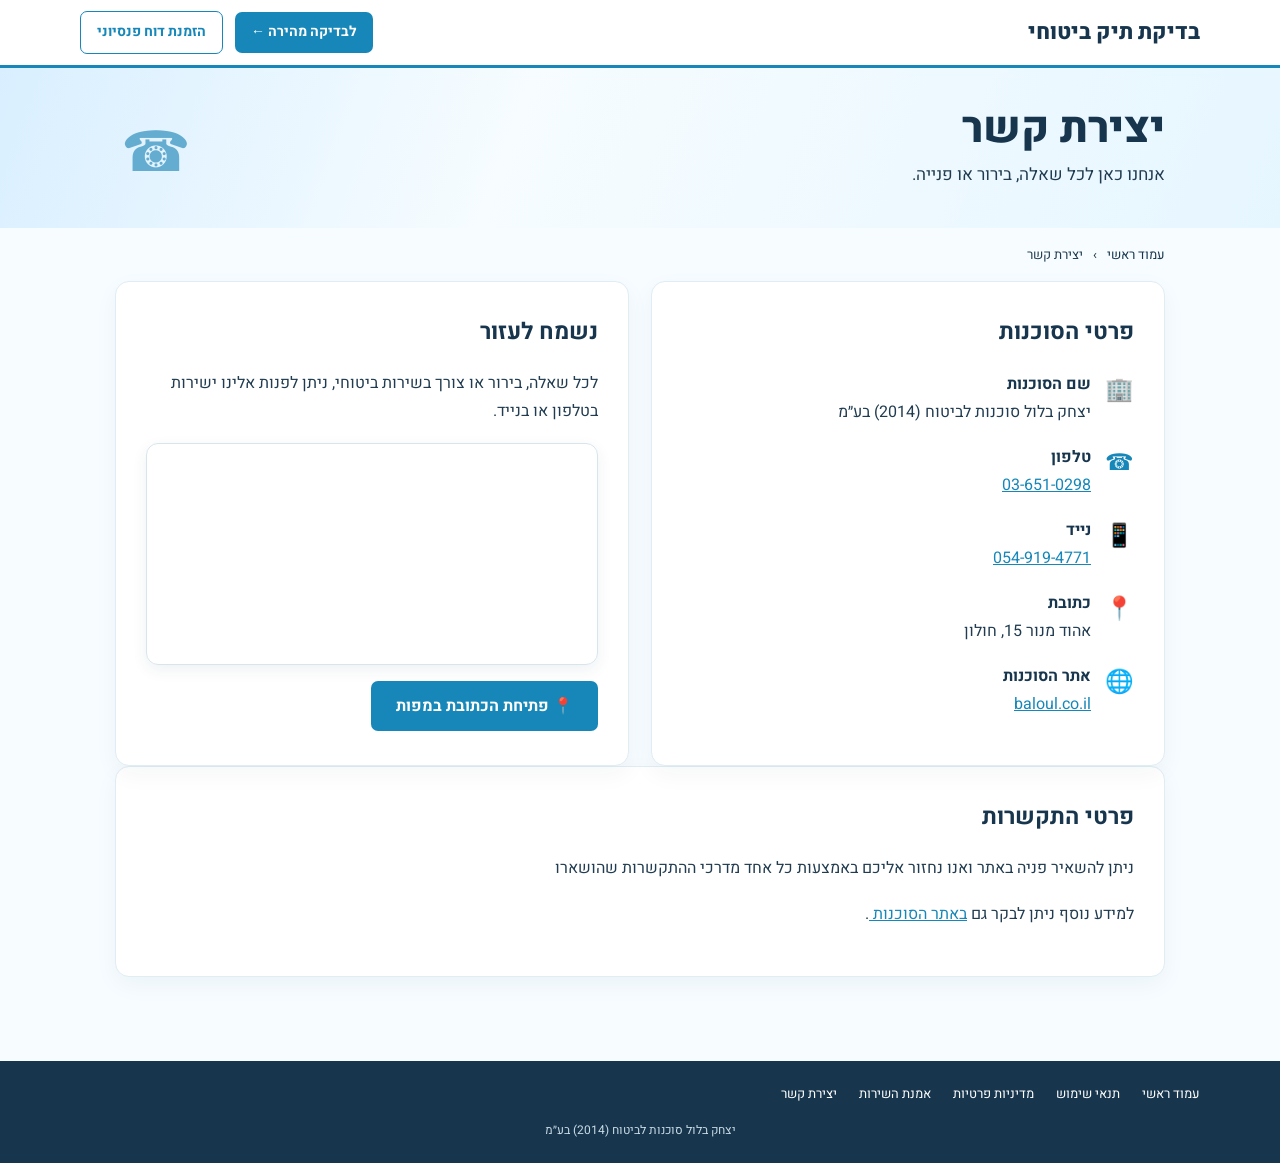
<file: contact.html>
<!doctype html>
<html lang="he" dir="rtl">

<head>
    <meta charset="utf-8">
    <meta name="viewport" content="width=device-width, initial-scale=1">

    <title>יצירת קשר | יצחק בלול סוכנות לביטוח</title>

    <link rel="preconnect" href="https://fonts.googleapis.com">
    <link rel="preconnect" href="https://fonts.gstatic.com" crossorigin>

    <link
        href="https://fonts.googleapis.com/css2?family=Heebo:wght@400;500;600;700;800&display=swap"
        rel="stylesheet"
    >

    <link rel="stylesheet" href="pages.css">
</head>

<body>

<header class="site-header">
    <div class="header-container">

        <a href="index.html" class="header-title">
            בדיקת תיק ביטוחי
        </a>

        <nav class="header-actions">
            <a href="index.html#check" class="header-button">
                לבדיקה מהירה ←
            </a>

            <a href="pension-report.html" class="pension-button">
                הזמנת דוח פנסיוני
            </a>
        </nav>

    </div>
</header>


<section class="page-hero">

    <div class="page-hero-inner">

        <div>
            <h1>יצירת קשר</h1>

            <p>
                אנחנו כאן לכל שאלה, בירור או פנייה.
            </p>
        </div>

        <div class="hero-icon">
            ☎
        </div>

    </div>

</section>


<main class="page-container">

    <div class="breadcrumbs">
        <a href="index.html">עמוד ראשי</a>
        <span>›</span>
        <span>יצירת קשר</span>
    </div>


<div class="contact-grid">

    <!-- פרטי הסוכנות - צד ימין -->
    <div class="contact-card">

        <h2>פרטי הסוכנות</h2>

        <div class="contact-detail">
            <div class="contact-icon">🏢</div>
            <div>
                <strong>שם הסוכנות</strong>
                יצחק בלול סוכנות לביטוח (2014) בע״מ
            </div>
        </div>

        <div class="contact-detail">
            <div class="contact-icon">☎</div>
            <div>
                <strong>טלפון</strong>
                <a href="tel:036510298" dir="ltr">
                    03-651-0298
                </a>
            </div>
        </div>

        <div class="contact-detail">
            <div class="contact-icon">📱</div>
            <div>
                <strong>נייד</strong>
                <a href="tel:0549194771" dir="ltr">
                    054-919-4771
                </a>
            </div>
        </div>

        <div class="contact-detail">
            <div class="contact-icon">📍</div>
            <div>
                <strong>כתובת</strong>
                אהוד מנור 15, חולון
            </div>
        </div>

        <div class="contact-detail">
            <div class="contact-icon">🌐</div>
            <div>
                <strong>אתר הסוכנות</strong>
                <a
                    href="https://baloul.co.il/"
                    target="_blank"
                    rel="noopener noreferrer"
                >
                    baloul.co.il
                </a>
            </div>
        </div>

    </div>


    <!-- נשמח לעזור + מפה - צד שמאל -->
    <div class="form-card">

        <h2>נשמח לעזור</h2>

        <p>
            לכל שאלה, בירור או צורך בשירות ביטוחי,
            ניתן לפנות אלינו ישירות בטלפון או בנייד.
        </p>

        <!-- מפה -->
        <div style="
            margin-top:18px;
            border-radius:12px;
            overflow:hidden;
            border:1px solid #d7e6ec;
            box-shadow:0 5px 15px #17364e12;
        ">
            <iframe
                src="https://www.google.com/maps?q=אהוד+מנור+15,+חולון&output=embed"
                width="100%"
                height="220"
                style="border:0; display:block;"
                loading="lazy"
                allowfullscreen
                referrerpolicy="no-referrer-when-downgrade">
            </iframe>
        </div>

        <!-- כפתור המפות נשאר -->
        <p style="margin-top:16px; margin-bottom:0;">
            <a
                href="https://www.google.com/maps/search/?api=1&query=%D7%90%D7%94%D7%95%D7%93+%D7%9E%D7%A0%D7%95%D7%A8+15+%D7%97%D7%95%D7%9C%D7%95%D7%9F"
                target="_blank"
                rel="noopener noreferrer"
                class="primary-button"
            >
                📍 פתיחת הכתובת במפות
            </a>
        </p>

    </div>

</div>

        </div>

    </div>


    <div class="content-card">

        <h2>פרטי התקשרות</h2>

        <p>
            ניתן להשאיר פניה באתר ואנו נחזור אליכם באמצעות כל אחד מדרכי ההתקשרות שהושארו
        </p>

        <p>
            למידע נוסף ניתן לבקר גם
            <a
                href="https://baloul.co.il/"
                target="_blank"
                rel="noopener noreferrer"
            >
                באתר הסוכנות
            </a>.
        </p>

    </div>

</main>


<footer class="site-footer">

    <div class="footer-inner">

        <div class="footer-links">

            <a href="index.html">
                עמוד ראשי
            </a>

            <a href="terms.html">
                תנאי שימוש
            </a>

            <a href="privacy.html">
                מדיניות פרטיות
            </a>

            <a href="service.html">
                אמנת השירות
            </a>

            <a href="contact.html">
                יצירת קשר
            </a>

        </div>

        <div class="footer-credit">
            יצחק בלול סוכנות לביטוח (2014) בע״מ
        </div>

    </div>

</footer>

</body>
</html>
</file>
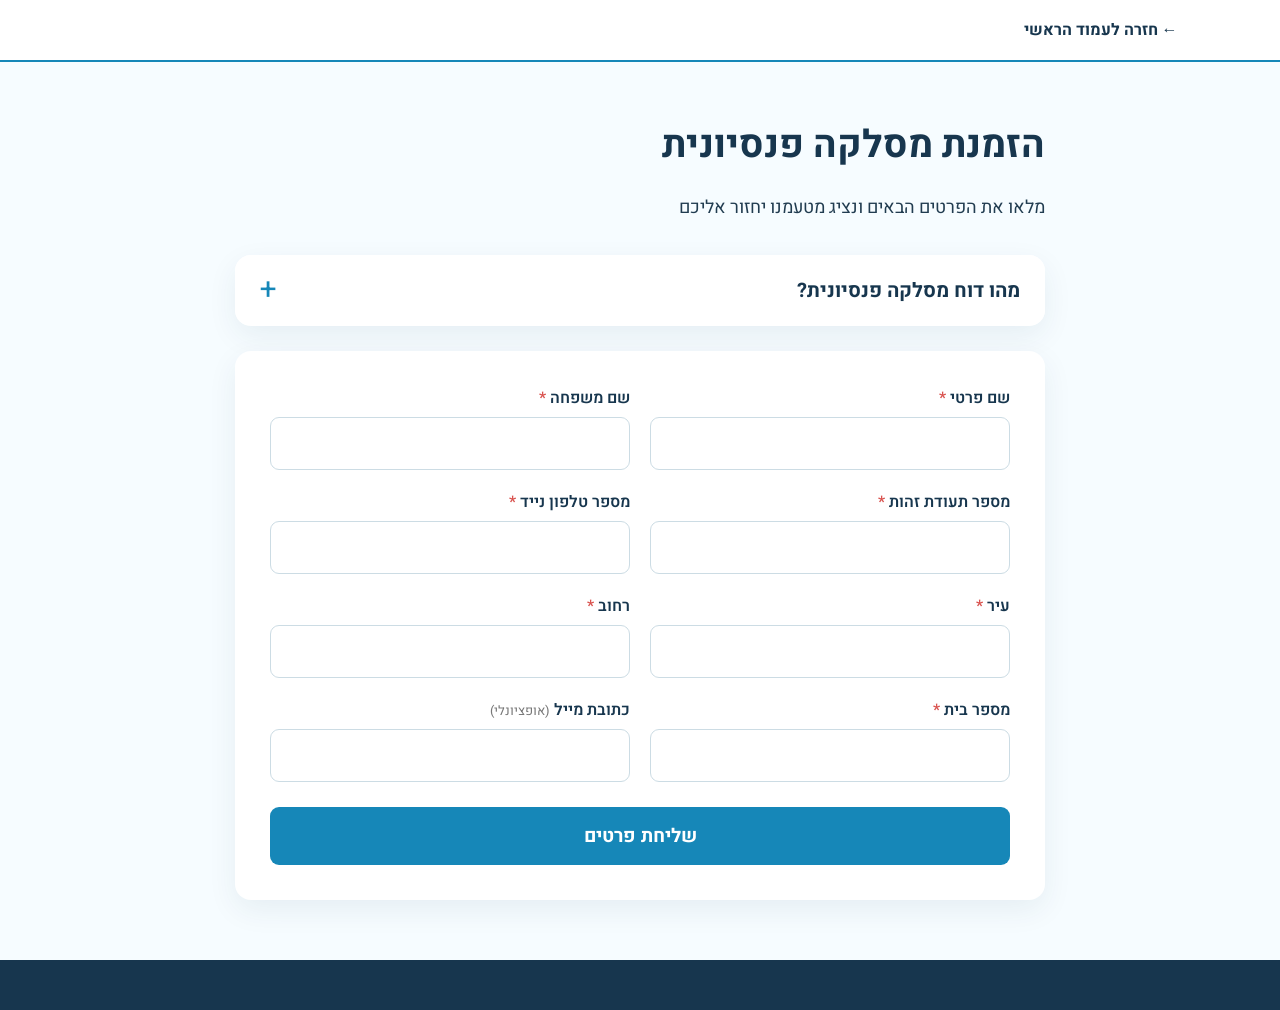
<file: masleka.html>
<!DOCTYPE html>

<html lang="he" dir="rtl">

<head>

<meta charset="UTF-8">

<meta name="viewport" content="width=device-width, initial-scale=1">

<title>הזמנת מסלקה פנסיונית</title>

<link href="https://fonts.googleapis.com/css2?family=Heebo:wght@400;500;600;700;800&display=swap"
      rel="stylesheet">

<style>

* {
    box-sizing: border-box;
}

body {
    margin: 0;
    font-family: Heebo, Arial, sans-serif;
    color: #213c50;
    background: #f6fcff;
}

header {
    background: white;
    padding: 18px 8%;
    border-bottom: 2px solid #1687b8;
}

header a {
    color: #17364e;
    text-decoration: none;
    font-weight: 700;
}

.container {
    max-width: 850px;
    margin: 55px auto;
    padding: 0 20px;
}

h1 {
    color: #17364e;
    font-size: 38px;
    margin-bottom: 10px;
}

.intro {
    font-size: 18px;
    line-height: 1.9;
    margin-bottom: 30px;
}

.form-box {
    background: white;
    border-radius: 16px;
    padding: 35px;
    box-shadow: 0 10px 30px #143c5812;
}

.form-grid {
    display: grid;
    grid-template-columns: 1fr 1fr;
    gap: 20px;
}

.form-group {
    display: flex;
    flex-direction: column;
}

.form-group.full {
    grid-column: 1 / -1;
}

label {
    font-size: 16px;
    font-weight: 600;
    margin-bottom: 7px;
    color: #17364e;
}

input {
    width: 100%;
    padding: 13px 15px;
    border: 1px solid #ccdce4;
    border-radius: 9px;
    font-family: Heebo, Arial, sans-serif;
    font-size: 17px;
    color: #213c50;
    background: #fff;
    outline: none;
}

input:focus {
    border-color: #1687b8;
    box-shadow: 0 0 0 3px #1687b81a;
}

.required {
    color: #d9534f;
}

.optional {
    color: #777;
    font-size: 13px;
    font-weight: 400;
}

.submit-button {
    width: 100%;
    background: #1687b8;
    color: white;
    padding: 15px 30px;
    border: none;
    border-radius: 9px;
    text-decoration: none;
    font-family: Heebo, Arial, sans-serif;
    font-size: 19px;
    font-weight: 700;
    margin-top: 25px;
    cursor: pointer;
}

.submit-button:hover {
    background: #0e6e9a;
}

footer {
    background: #17364e;
    color: white;
    text-align: center;
    padding: 25px;
    margin-top: 60px;
}

.pension-info {
    background: white;
    border-radius: 16px;
    margin-bottom: 25px;
    box-shadow: 0 10px 30px #143c5812;
    overflow: hidden;
}

.pension-info-title {
    width: 100%;
    border: none;
    background: white;
    color: #17364e;
    padding: 20px 25px;
    font-family: Heebo, Arial, sans-serif;
    font-size: 20px;
    font-weight: 700;
    display: flex;
    align-items: center;
    justify-content: space-between;
    cursor: pointer;
    text-align: right;
}

.pension-info-title:hover {
    background: #f8fcfe;
}

#pensionPlus {
    font-size: 30px;
    font-weight: 400;
    color: #1687b8;
    line-height: 1;
    transition: transform 0.2s ease;
}

.pension-info-content {
    max-height: 0;
    overflow: hidden;
    padding: 0 25px;
    border-top: 1px solid transparent;
    opacity: 0;

    transition:
        max-height 0.6s ease,
        opacity 0.4s ease,
        padding 0.6s ease,
        border-color 0.6s ease;
}

.pension-info-content.open {
    max-height: 500px;
    padding: 0 25px 20px;
    opacity: 1;
    border-top-color: #edf3f6;
}

.pension-info-content p {
    font-size: 16px;
    line-height: 1.8;
    margin: 15px 0 0;
}

.success-message {
    text-align: center;
    padding: 40px 20px;
}

.success-icon {
    font-size: 50px;
    margin-bottom: 15px;
}

.success-message h2 {
    margin-bottom: 10px;
}

.success-message p {
    font-size: 18px;
}
/* =========================
   MOBILE
========================= */

@media(max-width: 600px) {

    h1 {
        font-size: 30px;
    }

    .container {
        margin: 30px auto;
    }

    .form-box {
        padding: 25px 20px;
    }

    .form-grid {
        grid-template-columns: 1fr;
    }

    .form-group.full {
        grid-column: auto;
    }

}

</style>

</head>


<body>


<header>

    <a href="index.html">
        ← חזרה לעמוד הראשי
    </a>

</header>



<main class="container">


    <h1>
        הזמנת מסלקה פנסיונית
    </h1>


    <p class="intro">
        מלאו את הפרטים הבאים ונציג מטעמנו יחזור אליכם
    </p>



    <!-- =========================
         מידע על המסלקה
    ========================= -->

    <div class="pension-info">

        <button
            type="button"
            class="pension-info-title"
            onclick="togglePensionInfo()"
        >

            <span>
                מהו דוח מסלקה פנסיונית?
            </span>

            <span id="pensionPlus">
                +
            </span>

        </button>


        <div
            id="pensionInfoContent"
            class="pension-info-content"
        >

            <p>
                דוח מסלקה פנסיונית מרכז במקום אחד את המידע
                על החסכונות והמוצרים הפנסיוניים הרשומים על שמך
                בגופים הפיננסיים השונים.
            </p>

            <p>
                באמצעות הדוח ניתן לקבל תמונה מרוכזת של
                קרנות הפנסיה, קופות הגמל, קרנות ההשתלמות,
                ביטוחי המנהלים ומוצרים פנסיוניים נוספים.
            </p>

            <p>
                הדוח יכול לסייע לך להבין היכן נמצאים החסכונות
                שלך, מהן היתרות הקיימות ומהם דמי הניהול
                המשולמים בגופים השונים.
            </p>

        </div>

    </div>



    <!-- =========================
         FORM
    ========================= -->

    <div class="form-box">

        <form
            id="contactForm"
            action="https://formspree.io/f/xzedbpqd"
            method="POST"
        >

            <!-- נושא המייל -->

            <input
                type="hidden"
                name="_subject"
                value="פנייה חדשה – הזמנת מסלקה פנסיונית"
            >


            <div class="form-grid">


                <!-- שם פרטי -->

                <div class="form-group">

                    <label for="firstName">
                        שם פרטי
                        <span class="required">*</span>
                    </label>

                    <input
                        type="text"
                        id="firstName"
                        name="first_name"
                        autocomplete="given-name"
                        required
                    >

                </div>



                <!-- שם משפחה -->

                <div class="form-group">

                    <label for="lastName">
                        שם משפחה
                        <span class="required">*</span>
                    </label>

                    <input
                        type="text"
                        id="lastName"
                        name="last_name"
                        autocomplete="family-name"
                        required
                    >

                </div>



                <!-- תעודת זהות -->

                <div class="form-group">

                    <label for="idNumber">
                        מספר תעודת זהות
                        <span class="required">*</span>
                    </label>

                    <input
                        type="text"
                        id="idNumber"
                        name="id_number"
                        inputmode="numeric"
                        maxlength="9"
                        autocomplete="off"
                        required
                    >

                </div>



                <!-- טלפון -->

                <div class="form-group">

                    <label for="phone">
                        מספר טלפון נייד
                        <span class="required">*</span>
                    </label>

                    <input
                        type="tel"
                        id="phone"
                        name="phone"
                        inputmode="tel"
                        autocomplete="tel"
                        required
                    >

                </div>



                <!-- עיר -->

                <div class="form-group">

                    <label for="city">
                        עיר
                        <span class="required">*</span>
                    </label>

                    <input
                        type="text"
                        id="city"
                        name="city"
                        required
                    >

                </div>



                <!-- רחוב -->

                <div class="form-group">

                    <label for="street">
                        רחוב
                        <span class="required">*</span>
                    </label>

                    <input
                        type="text"
                        id="street"
                        name="street"
                        required
                    >

                </div>



                <!-- מספר בית -->

                <div class="form-group">

                    <label for="houseNumber">
                        מספר בית
                        <span class="required">*</span>
                    </label>

                    <input
                        type="text"
                        id="houseNumber"
                        name="house_number"
                        required
                    >

                </div>



                <!-- מייל -->

                <div class="form-group">

                    <label for="email">

                        כתובת מייל

                        <span class="optional">
                            (אופציונלי)
                        </span>

                    </label>

                    <input
                        type="email"
                        id="email"
                        name="email"
                        autocomplete="email"
                    >

                </div>


            </div>



            <!-- כפתור שליחה -->

            <button
                type="submit"
                class="submit-button"
            >
                שליחת פרטים
            </button>


        </form>

    </div>


</main>



<footer>

</footer>



<script>


/* =========================
   פתיחת מידע על המסלקה
========================= */
const form = document.getElementById("contactForm");

form.addEventListener("submit", async function (event) {
    event.preventDefault();

    const submitButton = form.querySelector(".submit-button");

    // שינוי טקסט הכפתור בזמן השליחה
    submitButton.disabled = true;
    submitButton.textContent = "שולח...";

    try {
        const response = await fetch(form.action, {
            method: "POST",
            body: new FormData(form),
            headers: {
                "Accept": "application/json"
            }
        });

        if (response.ok) {

            // הסתרת הטופס
            form.innerHTML = `
                <div class="success-message">
                    <div class="success-icon">✅</div>
                    <h2>הפרטים התקבלו בהצלחה!</h2>
                    <p>נחזור אליך בהקדם.</p>
                </div>
            `;

        } else {
            throw new Error("Form submission failed");
        }

    } catch (error) {

        submitButton.disabled = false;
        submitButton.textContent = "שליחת פרטים";

        alert("אירעה שגיאה בשליחת הפרטים. אנא נסה שוב.");
    }
});
      
function togglePensionInfo() {

    const content =
        document.getElementById("pensionInfoContent");

    const plus =
        document.getElementById("pensionPlus");


    if (content.classList.contains("open")) {

        content.classList.remove("open");

        plus.textContent = "+";

    } else {

        content.classList.add("open");

        plus.textContent = "−";

    }

}


</script>


</body>

</html>
</file>
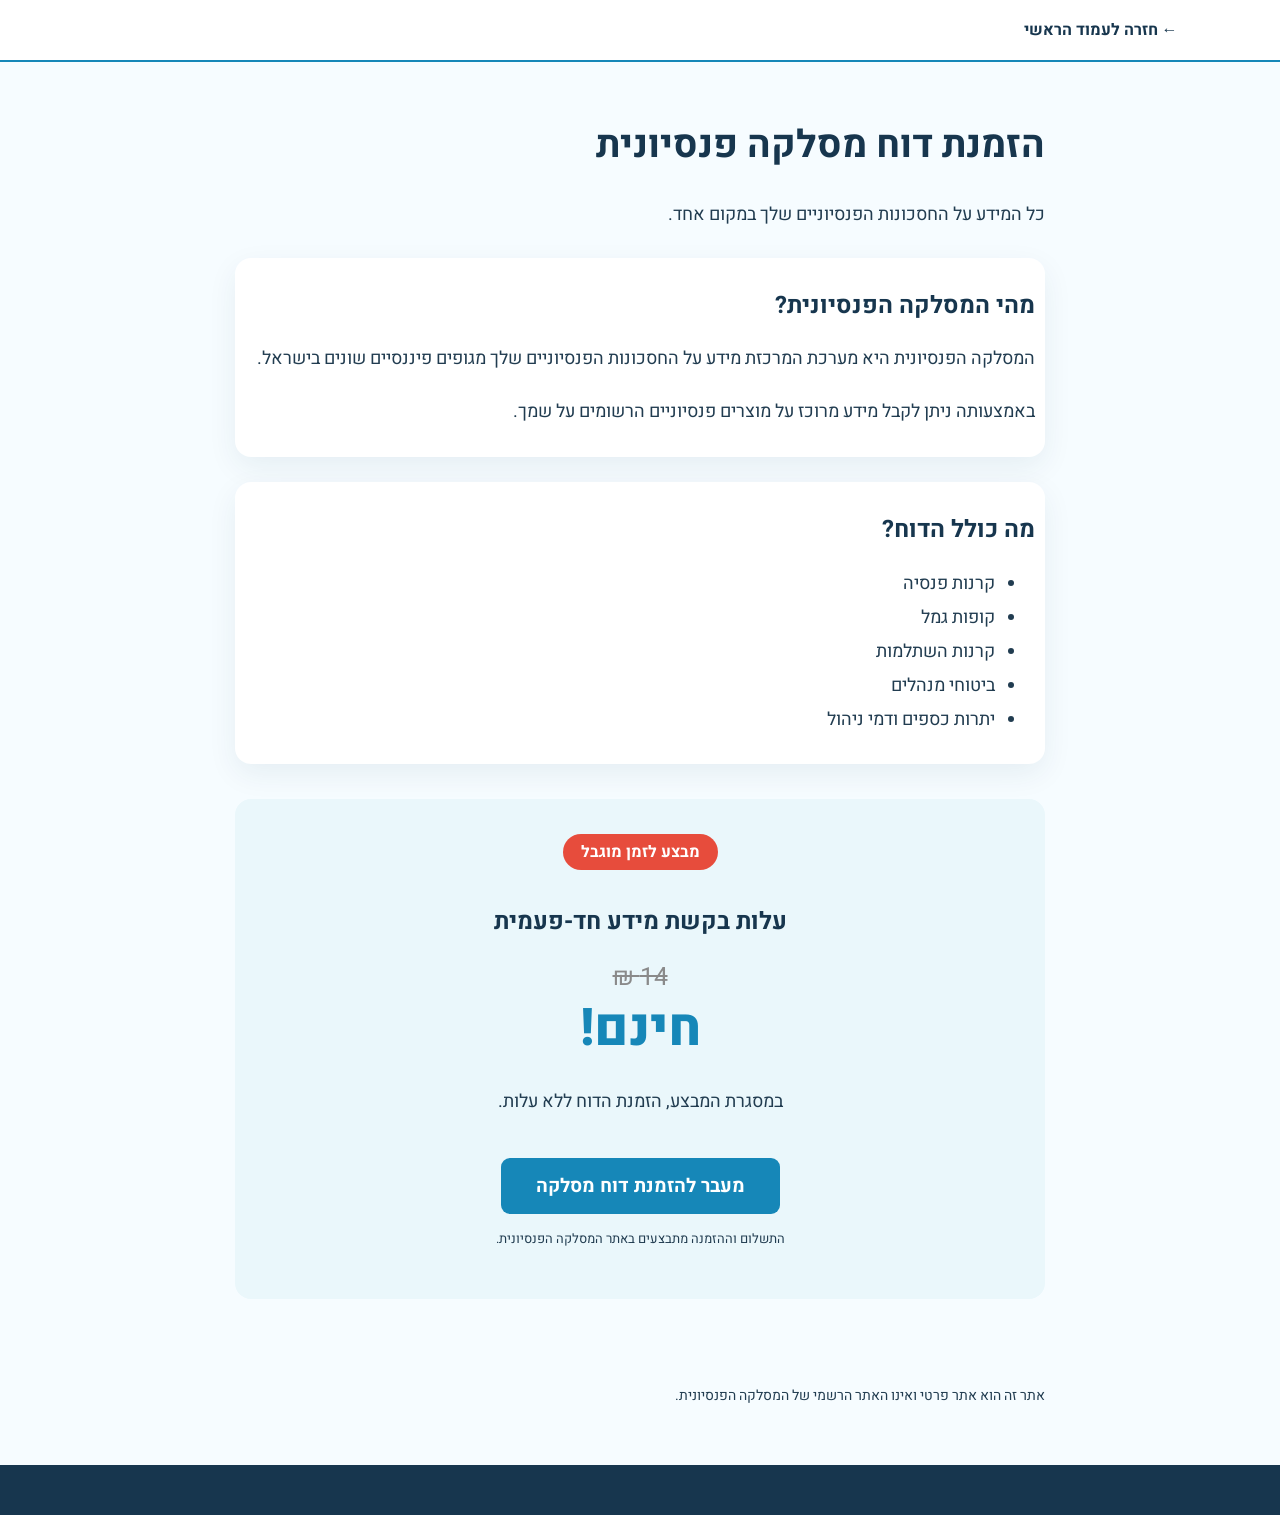
<file: pension-report.html>
<!DOCTYPE html>
<html lang="he" dir="rtl">
<head>
    
<meta charset="UTF-8">
<meta name="viewport"
      content="width=device-width, initial-scale=1">

<title>הזמנת דוח פנסיוני</title>

<link href="https://fonts.googleapis.com/css2?family=Heebo:wght@400;500;600;700;800&display=swap"
      rel="stylesheet">

<style>
    ```css
.success-message {
    text-align: center;
    padding: 40px 20px;
}

.success-icon {
    font-size: 50px;
    margin-bottom: 15px;
}

.success-message h2 {
    color: #17364e;
    margin-bottom: 10px;
}

.success-message p {
    font-size: 18px;
    color: #213c50;
}

* {
    box-sizing: border-box;
}

body {
    margin: 0;
    font-family: Heebo, Arial, sans-serif;
    color: #213c50;
    background: #f6fcff;
}

header {
    background: white;
    padding: 18px 8%;
    border-bottom: 2px solid #1687b8;
}

header a {
    color: #17364e;
    text-decoration: none;
    font-weight: 700;
}

.container {
    max-width: 850px;
    margin: 55px auto;
    padding: 0 20px;
}

h1 {
    color: #17364e;
    font-size: 38px;
}

h2 {
    color: #17364e;
    font-size: 24px;
}

p, li {
    font-size: 18px;
    line-height: 1.9;
}

.info-box {
    background: white;
    border-radius: 16px;
    padding: 10px;
    margin: 25px 0;
    box-shadow: 0 10px 30px #143c5812;
}

.price-box {
    background: #eaf7fb;
    border-radius: 16px;
    padding: 35px;
    text-align: center;
    margin-top: 35px;
}

.sale-badge {
    display: inline-block;
    background: #e74c3c;
    color: white;
    font-size: 16px;
    font-weight: 700;
    padding: 6px 18px;
    border-radius: 30px;
    margin-bottom: 15px;
}

.old-price {
    font-size: 25px;
    color: #8a8a8a;
    text-decoration: line-through;
    margin-top: 10px;
}

.price {
    font-size: 52px;
    font-weight: 800;
    color: #1687b8;
    margin-top: -5px;
}

/* כפתור פתיחת הטופס */
.order-button {
    display: inline-block;
    background: #1687b8;
    color: white;
    padding: 14px 35px;
    border-radius: 9px;
    border: none;
    text-decoration: none;
    font-family: Heebo, Arial, sans-serif;
    font-size: 19px;
    font-weight: 700;
    margin-top: 20px;
    cursor: pointer;
    transition: background 0.2s ease;
}

.order-button:hover {
    background: #0e6e9a;
}

/* טופס הזמנה */
.order-form {
    max-width: 850px;
    margin: 0 auto;
    background: white;
    border-radius: 16px;
    padding: 35px;
    box-shadow: 0 10px 30px #143c5812;

    max-height: 0;
    overflow: hidden;
    opacity: 0;
    transform: translateY(-10px);

    transition:
        max-height 0.7s ease,
        opacity 0.5s ease,
        transform 0.6s ease,
        margin 0.6s ease,
        padding 0.6s ease;
}

.order-form.open {
    max-height: 1000px;
    opacity: 1;
    transform: translateY(0);
    margin-top: 25px;
}

.order-form h2 {
    margin-top: 0;
    margin-bottom: 8px;
}

.form-intro {
    font-size: 17px;
    line-height: 1.8;
    margin-bottom: 25px;
}

.form-grid {
    display: grid;
    grid-template-columns: 1fr 1fr;
    gap: 18px;
}

.form-group {
    display: flex;
    flex-direction: column;
}

.form-group label {
    font-size: 16px;
    font-weight: 600;
    color: #17364e;
    margin-bottom: 7px;
}

.form-group label span {
    color: #d9534f;
}

.form-group label small {
    color: #777;
    font-weight: 400;
}

.form-group input {
    width: 100%;
    padding: 13px 15px;
    border: 1px solid #ccdce4;
    border-radius: 9px;
    font-family: Heebo, Arial, sans-serif;
    font-size: 17px;
    color: #213c50;
    background: white;
    outline: none;
    transition: border-color 0.2s ease, box-shadow 0.2s ease;
}

.form-group input:focus {
    border-color: #1687b8;
    box-shadow: 0 0 0 3px #1687b81a;
}

.send-button {
    width: 100%;
    background: #1687b8;
    color: white;
    padding: 15px 30px;
    border: none;
    border-radius: 9px;
    font-family: Heebo, Arial, sans-serif;
    font-size: 19px;
    font-weight: 700;
    margin-top: 25px;
    cursor: pointer;
    transition: background 0.2s ease;
}

.send-button:hover {
    background: #0e6e9a;
}

.form-note {
    font-size: 13px;
    color: #777;
    margin-top: 15px;
    text-align: center;
}

footer {
    background: #17364e;
    color: white;
    text-align: center;
    padding: 25px;
}

@media(max-width: 600px) {

    h1 {
        font-size: 30px;
    }

    .container {
        margin: 30px auto;
    }

    .price-box {
        padding: 25px 20px;
    }

    .order-form {
        padding: 25px 20px;
    }

    .form-grid {
        grid-template-columns: 1fr;
    }

    .price {
        font-size: 45px;
    }
}
</style>
</head>

<body>

<header>
    <a href="index.html">← חזרה לעמוד הראשי</a>
</header>

<main class="container">

<h1>הזמנת דוח מסלקה פנסיונית</h1>

<p>
כל המידע על החסכונות הפנסיוניים שלך
במקום אחד.
</p>

<div class="info-box">
    <h2>מהי המסלקה הפנסיונית?</h2>

    <p>
    המסלקה הפנסיונית היא מערכת המרכזת
    מידע על החסכונות הפנסיוניים שלך
    מגופים פיננסיים שונים בישראל.
    </p>

    <p>
    באמצעותה ניתן לקבל מידע מרוכז
    על מוצרים פנסיוניים הרשומים על שמך.
    </p>
</div>

<div class="info-box">
    <h2>מה כולל הדוח?</h2>

    <ul>
        <li>קרנות פנסיה</li>
        <li>קופות גמל</li>
        <li>קרנות השתלמות</li>
        <li>ביטוחי מנהלים</li>
        <li>יתרות כספים ודמי ניהול</li>
    </ul>
</div>

<div class="price-box">

    <div class="sale-badge">מבצע לזמן מוגבל</div>

    <h2>עלות בקשת מידע חד-פעמית</h2>

    <div class="old-price">14 ₪</div>

    <div class="price">חינם!</div>

    <p>
        במסגרת המבצע, הזמנת הדוח ללא עלות.
    </p>

    <button type="button"
            class="order-button"
            onclick="openOrderForm()">
        מעבר להזמנת דוח מסלקה
    </button>

    <p style="font-size:13px">
        התשלום וההזמנה מתבצעים
        באתר המסלקה הפנסיונית.
    </p>

</div>


<!-- טופס הזמנת הדוח -->

<div id="orderForm" class="order-form">

    <h2>הזמנת דוח מסלקה פנסיונית</h2>

    <p class="form-intro">
        מלאו את הפרטים הבאים ונציג מטעמנו
        יחזור אליכם להמשך הטיפול בהזמנה.
    </p>

    <form
        
    id="pensionForm"
    action="https://formspree.io/f/xkjowavk"
    method="POST"
>
        <input
    type="hidden"
    name="_subject"
    value="פנייה חדשה – הזמנת דוח מסלקה פנסיונית"
>

        <div class="form-grid">

            <!-- שם פרטי -->
            <div class="form-group">
                <label for="firstName">
                    שם פרטי <span>*</span>
                </label>

                <input
                    type="text"
                    id="firstName"
                    name="firstName"
                    autocomplete="given-name"
                    minlength="1"
                    maxlength="20"
                    pattern="[א-תa-zA-ZÀ-ÿ\s\-]+"
                    title="יש להזין שם פרטי בלבד, ללא מספרים או תווים מיוחדים"
                    required>
            </div>


            <!-- שם משפחה -->
            <div class="form-group">
                <label for="lastName">
                    שם משפחה <span>*</span>
                </label>

                <input
                    type="text"
                    id="lastName"
                    name="lastName"
                    autocomplete="family-name"
                    minlength="2"
                    maxlength="30"
                    pattern="[א-תa-zA-ZÀ-ÿ\s\-]+"
                    title="יש להזין שם משפחה בלבד, ללא מספרים או תווים מיוחדים"
                    required>
            </div>


            <!-- תעודת זהות -->
            <div class="form-group">
                <label for="idNumber">
                    מספר תעודת זהות <span>*</span>
                </label>

                <input
                    type="text"
                    id="idNumber"
                    name="idNumber"
                    inputmode="numeric"
                    minlength="9"
                    maxlength="9"
                    pattern="[0-9]{9}"
                    title="יש להזין מספר תעודת זהות בעל 9 ספרות"
                    required>
            </div>


            <!-- טלפון -->
            <div class="form-group">
                <label for="phone">
                    מספר טלפון נייד <span>*</span>
                </label>

                <input
                    type="tel"
                    id="phone"
                    name="phone"
                    inputmode="numeric"
                    maxlength="10"
                    pattern="05[0-9]{8}"
                    title="יש להזין מספר טלפון נייד ישראלי תקין, לדוגמה 0501234567"
                    autocomplete="tel"
                    required>
            </div>


            <!-- עיר -->
            <div class="form-group">
                <label for="city">
                    עיר <span>*</span>
                </label>

                <input
                    type="text"
                    id="city"
                    name="city"
                    minlength="2"
                    maxlength="30"
                    pattern="[א-תa-zA-ZÀ-ÿ\s\-]+"
                    title="יש להזין שם עיר בלבד"
                    autocomplete="address-level2"
                    required>
            </div>


            <!-- רחוב -->
            <div class="form-group">
                <label for="street">
                    רחוב <span>*</span>
                </label>

                <input
                    type="text"
                    id="street"
                    name="street"
                    minlength="2"
                    maxlength="40"
                    pattern="[א-תa-zA-ZÀ-ÿ\s\-]+"
                    title="יש להזין שם רחוב בלבד"
                    autocomplete="street-address"
                    required>
            </div>


            <!-- מספר בית -->
            <div class="form-group">
                <label for="houseNumber">
                    מספר בית <span>*</span>
                </label>

                <input
                    type="text"
                    id="houseNumber"
                    name="houseNumber"
                    inputmode="numeric"
                    maxlength="4"
                    pattern="[0-9]{1,4}"
                    title="יש להזין מספר בית בלבד, עד 4 ספרות"
                    required>
            </div>


            <!-- מייל -->
            <div class="form-group">
                <label for="email">
                    כתובת מייל
                    <small>(אופציונלי)</small>
                </label>

                <input
                    type="email"
                    id="email"
                    name="email"
                    maxlength="100"
                    autocomplete="email">
            </div>

        </div>


        <button type="submit" class="send-button">
            שליחת פרטים
        </button>

        <p class="form-note">
            השדות המסומנים בכוכבית (*) הם שדות חובה.
        </p>

    </form>

</div>


<p style="font-size:14px">
אתר זה הוא אתר פרטי ואינו האתר הרשמי
של המסלקה הפנסיונית.
</p>

</main>

<footer>
</footer>

<script>

function openOrderForm() {

    const form = document.getElementById("orderForm");

    form.classList.toggle("open");

    if (form.classList.contains("open")) {

        setTimeout(function() {

            form.scrollIntoView({
                behavior: "smooth",
                block: "start"
            });

        }, 150);

    }
}


/* הגבלת הקלדה בשדות */

document.getElementById("firstName").addEventListener("input", function () {
    this.value = this.value.replace(/[^א-תa-zA-ZÀ-ÿ\s\-]/g, "");
});

document.getElementById("lastName").addEventListener("input", function () {
    this.value = this.value.replace(/[^א-תa-zA-ZÀ-ÿ\s\-]/g, "");
});

document.getElementById("city").addEventListener("input", function () {
    this.value = this.value.replace(/[^א-תa-zA-ZÀ-ÿ\s\-]/g, "");
});

document.getElementById("street").addEventListener("input", function () {
    this.value = this.value.replace(/[^א-תa-zA-ZÀ-ÿ\s\-]/g, "");
});

document.getElementById("idNumber").addEventListener("input", function () {
    this.value = this.value.replace(/\D/g, "").slice(0, 9);
});

document.getElementById("phone").addEventListener("input", function () {
    this.value = this.value.replace(/\D/g, "").slice(0, 10);
});

document.getElementById("houseNumber").addEventListener("input", function () {
    this.value = this.value.replace(/\D/g, "").slice(0, 4);
});


/* שליחת הטופס ל-Formspree בלי לעזוב את האתר */

const pensionForm = document.getElementById("pensionForm");

pensionForm.addEventListener("submit", async function (event) {

    event.preventDefault();

    /* בדיקת תקינות */

    const id = document.getElementById("idNumber").value;
    const phone = document.getElementById("phone").value;

    if (id.length !== 9) {
        alert("יש להזין מספר תעודת זהות בעל 9 ספרות.");
        return;
    }

    if (!/^05\d{8}$/.test(phone)) {
        alert("יש להזין מספר טלפון נייד ישראלי תקין.");
        return;
    }


    /* כפתור השליחה */

    const submitButton =
        pensionForm.querySelector(".send-button");

    submitButton.disabled = true;
    submitButton.textContent = "שולח...";


    try {

        const response = await fetch(
            pensionForm.action,
            {
                method: "POST",
                body: new FormData(pensionForm),
                headers: {
                    "Accept": "application/json"
                }
            }
        );


        if (response.ok) {

            /* הצלחה */

            pensionForm.innerHTML = `
                <div class="success-message">

                    <div class="success-icon">
                        ✅
                    </div>

                    <h2>
                        הפרטים התקבלו בהצלחה!
                    </h2>

                    <p>
                        נחזור אליך בהקדם.
                    </p>

                </div>
            `;

        } else {

            throw new Error("Formspree error");

        }

    } catch (error) {

        submitButton.disabled = false;
        submitButton.textContent = "שליחת פרטים";

        alert(
            "אירעה שגיאה בשליחת הפרטים. אנא נסה שוב."
        );

    }

});

</script>


</body>
</html>
</file>
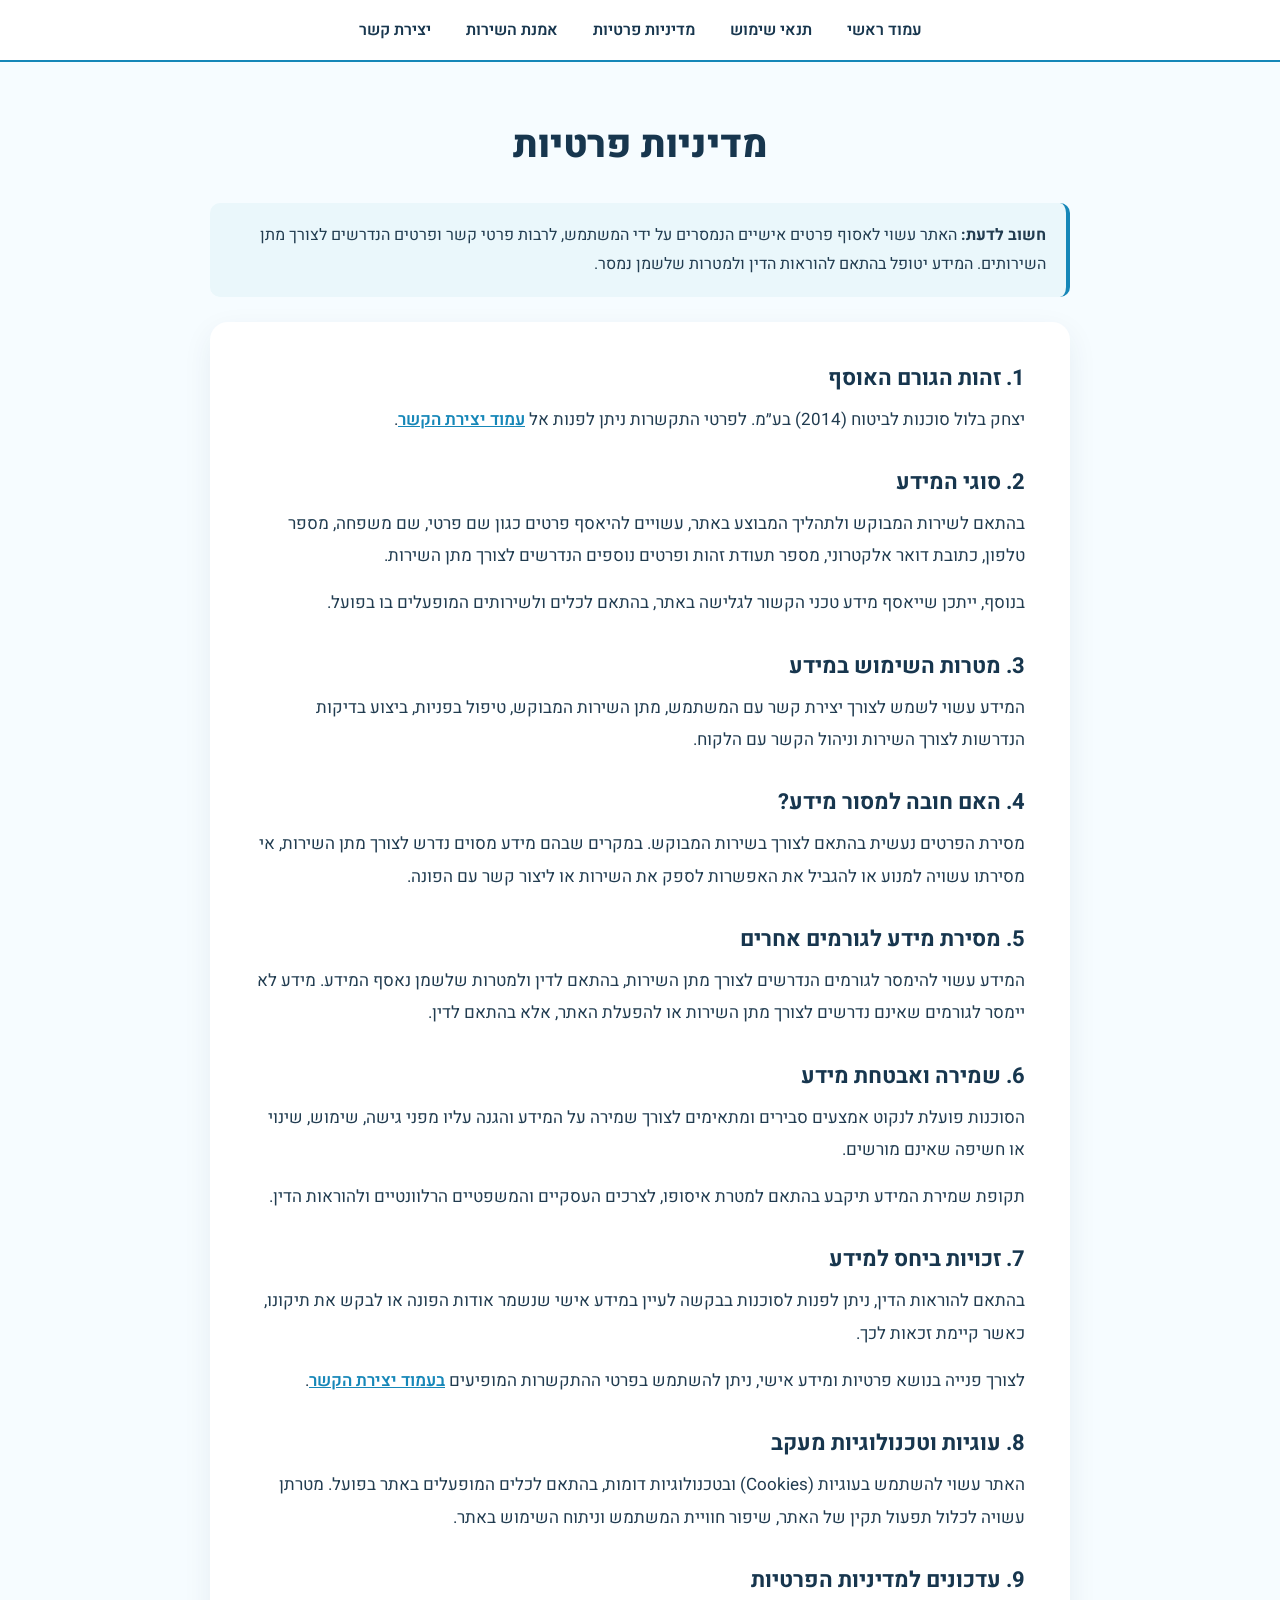
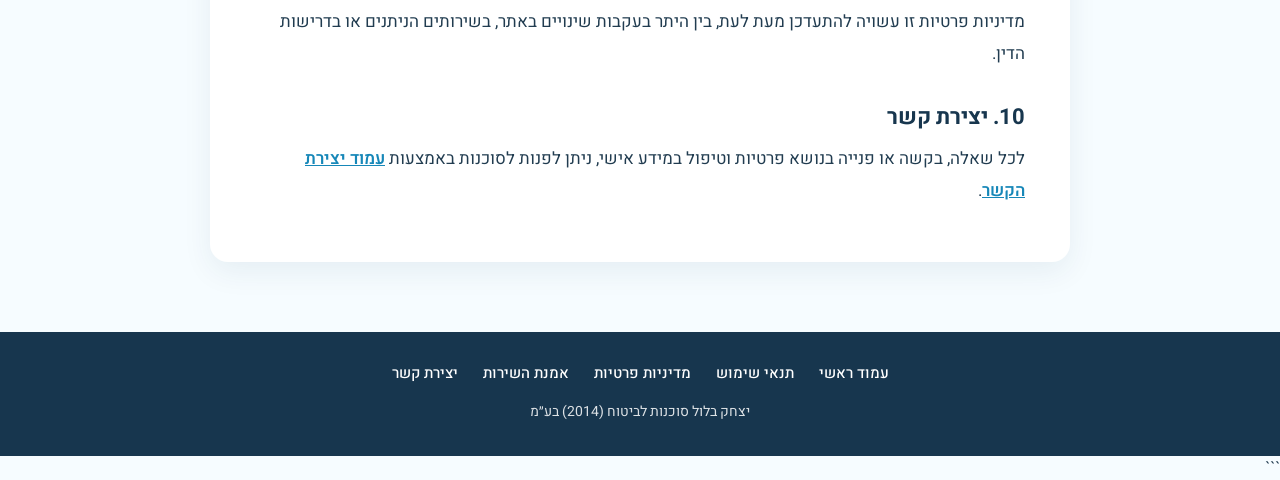
<file: privacy.html>
<!doctype html>

<html lang="he" dir="rtl">

<head>

<meta charset="utf-8">

<meta name="viewport" content="width=device-width, initial-scale=1">

<title>מדיניות פרטיות | יצחק בלול סוכנות לביטוח</title>

<link rel="preconnect" href="https://fonts.googleapis.com">

<link rel="preconnect"
      href="https://fonts.gstatic.com"
      crossorigin>

<link href="https://fonts.googleapis.com/css2?family=Heebo:wght@400;500;600;700;800&display=swap"
      rel="stylesheet">


<style>

* {
    box-sizing: border-box;
}

body {
    margin: 0;
    font-family: Heebo, Arial, sans-serif;
    color: #213c50;
    background: #f6fcff;
}


/* =========================
   HEADER
========================= */

header {
    background: white;
    padding: 18px 8%;
    border-bottom: 2px solid #1687b8;
}

nav {
    max-width: 1100px;
    margin: auto;
    display: flex;
    align-items: center;
    justify-content: center;
    gap: 35px;
    flex-wrap: wrap;
}

nav a {
    color: #17364e;
    text-decoration: none;
    font-size: 16px;
    font-weight: 600;
    transition: color 0.2s ease;
}

nav a:hover {
    color: #1687b8;
}


/* =========================
   MAIN
========================= */

main {
    max-width: 900px;
    margin: 55px auto;
    padding: 0 20px;
}

h1 {
    color: #17364e;
    font-size: 38px;
    font-weight: 800;
    margin: 0 0 30px;
    text-align: center;
}

.panel {
    background: white;
    border-radius: 18px;
    padding: 40px 45px;
    box-shadow: 0 10px 30px #143c5812;
}

h2 {
    color: #17364e;
    font-size: 22px;
    font-weight: 700;
    margin: 30px 0 10px;
}

h2:first-child {
    margin-top: 0;
}

p {
    font-size: 17px;
    line-height: 1.9;
    margin: 0 0 15px;
}

a {
    color: #1687b8;
    font-weight: 600;
}

a:hover {
    color: #0e6e9a;
}


/* =========================
   NOTICE
========================= */

.notice {
    background: #eaf7fb;
    border-right: 4px solid #1687b8;
    border-radius: 10px;
    padding: 18px 20px;
    margin-bottom: 25px;
    font-size: 16px;
    line-height: 1.8;
}


/* =========================
   FOOTER
========================= */

footer {
    background: #17364e;
    color: white;
    text-align: center;
    padding: 30px 20px;
    margin-top: 70px;
}

footer div {
    display: flex;
    justify-content: center;
    align-items: center;
    gap: 25px;
    flex-wrap: wrap;
    margin-bottom: 15px;
}

footer a {
    color: white;
    text-decoration: none;
    font-size: 15px;
    font-weight: 500;
}

footer a:hover {
    color: #9ddcf0;
}

footer p {
    margin: 0;
    font-size: 14px;
    opacity: 0.85;
}


/* =========================
   MOBILE
========================= */

@media (max-width: 600px) {

    header {
        padding: 15px 20px;
    }

    nav {
        gap: 15px 22px;
    }

    nav a {
        font-size: 14px;
    }

    main {
        margin: 30px auto;
        padding: 0 15px;
    }

    h1 {
        font-size: 30px;
        margin-bottom: 22px;
    }

    .panel {
        padding: 25px 20px;
        border-radius: 14px;
    }

    h2 {
        font-size: 20px;
        margin-top: 25px;
    }

    p {
        font-size: 16px;
        line-height: 1.85;
    }

    .notice {
        font-size: 15px;
        padding: 15px;
    }

    footer {
        margin-top: 45px;
    }

}

</style>

</head>


<body>


<header>

    <nav>

        <a href="index.html">עמוד ראשי</a>

        <a href="terms.html">תנאי שימוש</a>

        <a href="privacy.html">מדיניות פרטיות</a>

        <a href="service.html">אמנת השירות</a>

        <a href="contact.html">יצירת קשר</a>

    </nav>

</header>


<main>

    <h1>מדיניות פרטיות</h1>


    <div class="notice">

        <strong>חשוב לדעת:</strong>

        האתר עשוי לאסוף פרטים אישיים הנמסרים על ידי המשתמש,
        לרבות פרטי קשר ופרטים הנדרשים לצורך מתן השירותים.
        המידע יטופל בהתאם להוראות הדין ולמטרות שלשמן נמסר.

    </div>


    <div class="panel">


        <h2>1. זהות הגורם האוסף</h2>

        <p>
            יצחק בלול סוכנות לביטוח (2014) בע״מ.
            לפרטי התקשרות ניתן לפנות אל
            <a href="contact.html">עמוד יצירת הקשר</a>.
        </p>


        <h2>2. סוגי המידע</h2>

        <p>
            בהתאם לשירות המבוקש ולתהליך המבוצע באתר,
            עשויים להיאסף פרטים כגון שם פרטי, שם משפחה,
            מספר טלפון, כתובת דואר אלקטרוני, מספר תעודת זהות
            ופרטים נוספים הנדרשים לצורך מתן השירות.
        </p>

        <p>
            בנוסף, ייתכן שייאסף מידע טכני הקשור לגלישה באתר,
            בהתאם לכלים ולשירותים המופעלים בו בפועל.
        </p>


        <h2>3. מטרות השימוש במידע</h2>

        <p>
            המידע עשוי לשמש לצורך יצירת קשר עם המשתמש,
            מתן השירות המבוקש, טיפול בפניות,
            ביצוע בדיקות הנדרשות לצורך השירות
            וניהול הקשר עם הלקוח.
        </p>


        <h2>4. האם חובה למסור מידע?</h2>

        <p>
            מסירת הפרטים נעשית בהתאם לצורך בשירות המבוקש.
            במקרים שבהם מידע מסוים נדרש לצורך מתן השירות,
            אי מסירתו עשויה למנוע או להגביל את האפשרות
            לספק את השירות או ליצור קשר עם הפונה.
        </p>


        <h2>5. מסירת מידע לגורמים אחרים</h2>

        <p>
            המידע עשוי להימסר לגורמים הנדרשים לצורך מתן השירות,
            בהתאם לדין ולמטרות שלשמן נאסף המידע.
            מידע לא יימסר לגורמים שאינם נדרשים לצורך
            מתן השירות או להפעלת האתר, אלא בהתאם לדין.
        </p>


        <h2>6. שמירה ואבטחת מידע</h2>

        <p>
            הסוכנות פועלת לנקוט אמצעים סבירים ומתאימים
            לצורך שמירה על המידע והגנה עליו מפני גישה,
            שימוש, שינוי או חשיפה שאינם מורשים.
        </p>

        <p>
            תקופת שמירת המידע תיקבע בהתאם למטרת איסופו,
            לצרכים העסקיים והמשפטיים הרלוונטיים
            ולהוראות הדין.
        </p>


        <h2>7. זכויות ביחס למידע</h2>

        <p>
            בהתאם להוראות הדין, ניתן לפנות לסוכנות
            בבקשה לעיין במידע אישי שנשמר אודות הפונה
            או לבקש את תיקונו, כאשר קיימת זכאות לכך.
        </p>

        <p>
            לצורך פנייה בנושא פרטיות ומידע אישי,
            ניתן להשתמש בפרטי ההתקשרות המופיעים
            <a href="contact.html">בעמוד יצירת הקשר</a>.
        </p>


        <h2>8. עוגיות וטכנולוגיות מעקב</h2>

        <p>
            האתר עשוי להשתמש בעוגיות (Cookies) ובטכנולוגיות
            דומות, בהתאם לכלים המופעלים באתר בפועל.
            מטרתן עשויה לכלול תפעול תקין של האתר,
            שיפור חוויית המשתמש וניתוח השימוש באתר.
        </p>


        <h2>9. עדכונים למדיניות הפרטיות</h2>

        <p>
            מדיניות פרטיות זו עשויה להתעדכן מעת לעת,
            בין היתר בעקבות שינויים באתר, בשירותים הניתנים
            או בדרישות הדין.
        </p>


        <h2>10. יצירת קשר</h2>

        <p>
            לכל שאלה, בקשה או פנייה בנושא פרטיות
            וטיפול במידע אישי, ניתן לפנות לסוכנות
            באמצעות
            <a href="contact.html">עמוד יצירת הקשר</a>.
        </p>


    </div>

</main>


<footer>

    <div>

        <a href="index.html">עמוד ראשי</a>

        <a href="terms.html">תנאי שימוש</a>

        <a href="privacy.html">מדיניות פרטיות</a>

        <a href="service.html">אמנת השירות</a>

        <a href="contact.html">יצירת קשר</a>

    </div>

    <p>
        יצחק בלול סוכנות לביטוח (2014) בע״מ
    </p>

</footer>


</body>

</html>
```
</file>
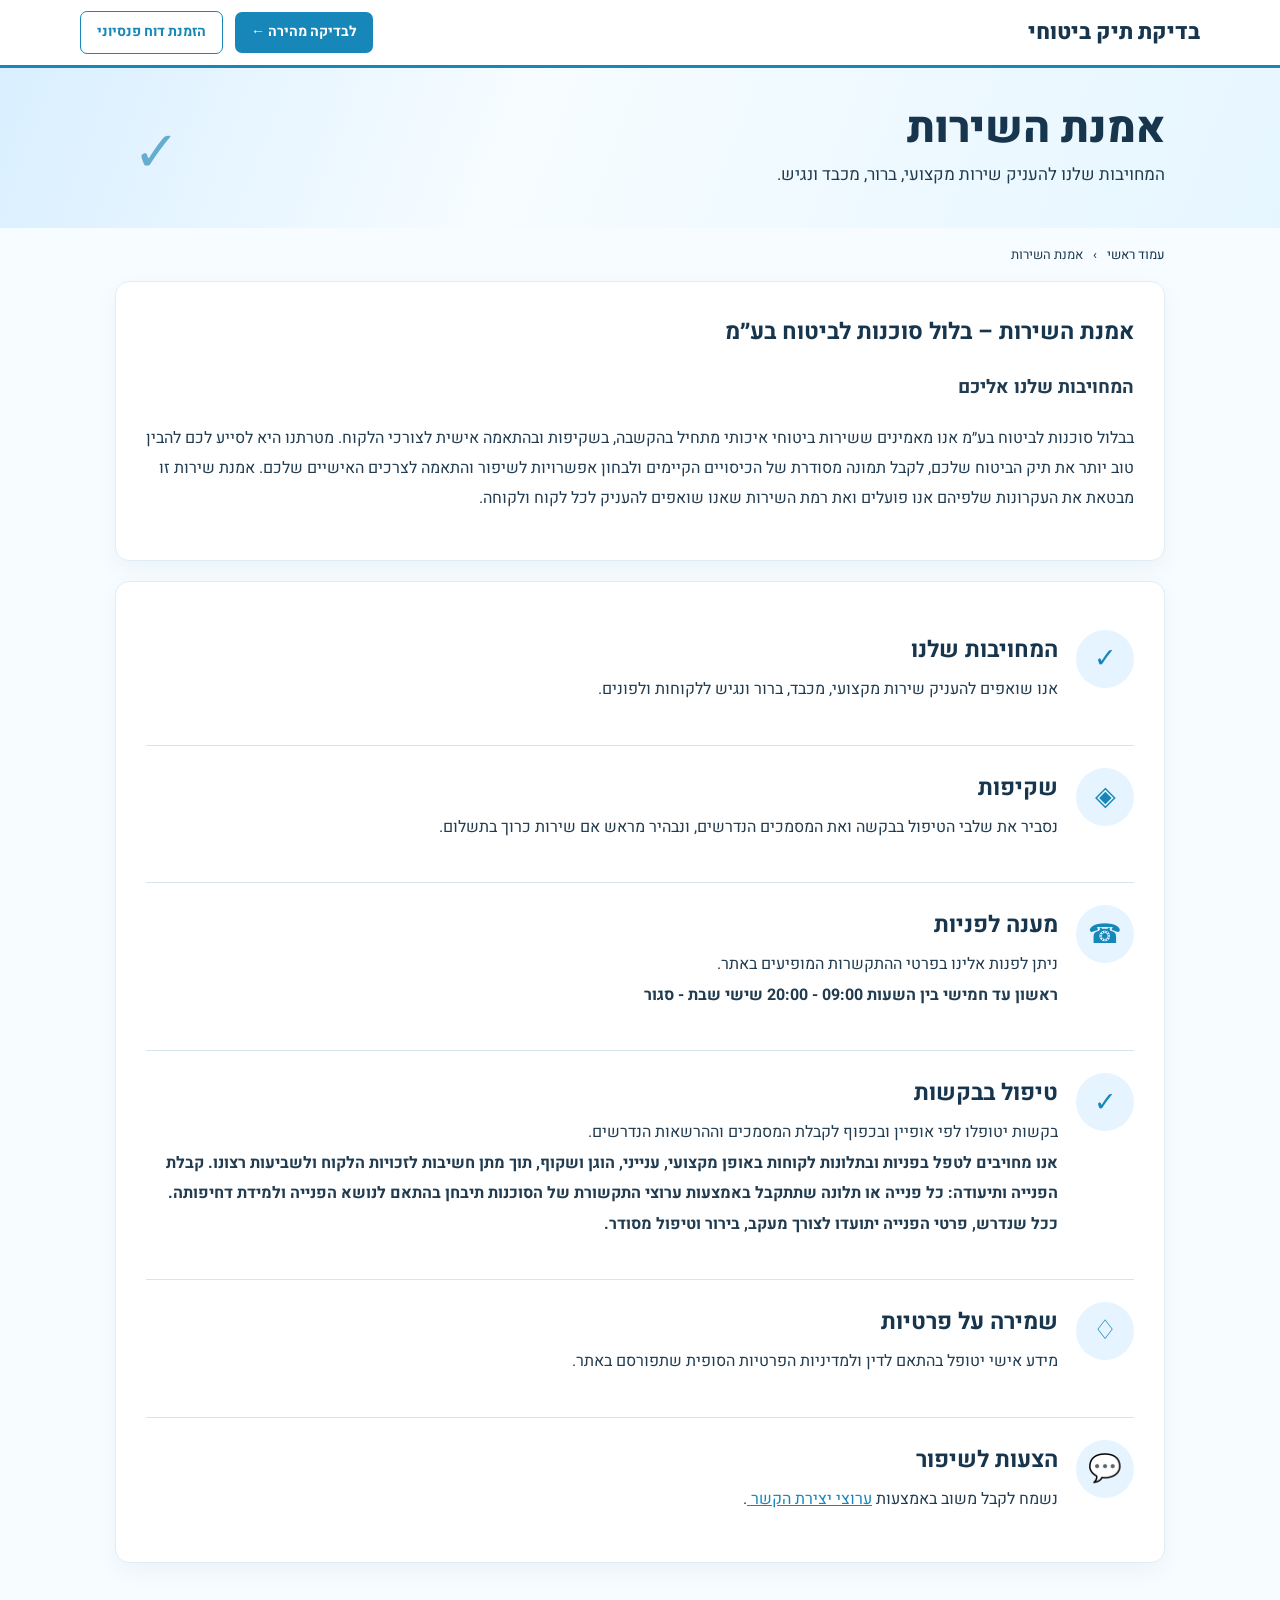
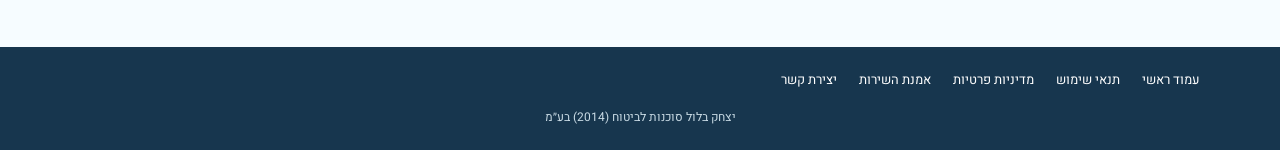
<file: service.html>
<!doctype html>
<html lang="he" dir="rtl">

<head>
    <meta charset="utf-8">
    <meta name="viewport" content="width=device-width, initial-scale=1">

    <title>אמנת השירות | יצחק בלול סוכנות לביטוח</title>

    <link rel="preconnect" href="https://fonts.googleapis.com">
    <link rel="preconnect" href="https://fonts.gstatic.com" crossorigin>

    <link
        href="https://fonts.googleapis.com/css2?family=Heebo:wght@400;500;600;700;800&display=swap"
        rel="stylesheet"
    >

    <link rel="stylesheet" href="pages.css">
</head>

<body>

<!-- =========================
     HEADER
========================= -->

<header class="site-header">

    <div class="header-container">

        <a href="index.html" class="header-title">
            בדיקת תיק ביטוחי
        </a>

        <nav class="header-actions">

            <a href="index.html#check" class="header-button">
                לבדיקה מהירה ←
            </a>

            <a href="pension-report.html" class="pension-button">
                הזמנת דוח פנסיוני
            </a>

        </nav>

    </div>

</header>


<!-- =========================
     כותרת העמוד
========================= -->

<section class="page-hero">

    <div class="page-hero-inner">

        <div>

            <h1>אמנת השירות</h1>

            <p>
                המחויבות שלנו להעניק שירות מקצועי,
                ברור, מכבד ונגיש.
            </p>

        </div>

        <div class="hero-icon">
            ✓
        </div>

    </div>

</section>


<!-- =========================
     תוכן
========================= -->

<main class="page-container">

    <div class="breadcrumbs">

        <a href="index.html">
            עמוד ראשי
        </a>

        <span>›</span>

        <span>
            אמנת השירות
        </span>

    </div>


    <!-- הודעת טיוטה -->

    <div class="info-box">

        <h2>אמנת השירות – בלול סוכנות לביטוח בע״מ</h2>
        <h3>המחויבות שלנו אליכם</h3>
        <p>
           בבלול סוכנות לביטוח בע״מ אנו מאמינים ששירות ביטוחי איכותי מתחיל בהקשבה, בשקיפות ובהתאמה אישית לצורכי הלקוח. מטרתנו היא לסייע לכם להבין טוב יותר את תיק הביטוח שלכם, לקבל תמונה מסודרת של הכיסויים הקיימים ולבחון אפשרויות לשיפור והתאמה לצרכים האישיים שלכם.
אמנת שירות זו מבטאת את העקרונות שלפיהם אנו פועלים ואת רמת השירות שאנו שואפים להעניק לכל לקוח ולקוחה.
        </p>

    </div>


    <!-- כרטיס האמנה -->

    <div class="content-card">


        <!-- המחויבות שלנו -->

        <section class="service-row">

            <div class="service-icon">
                ✓
            </div>

            <div>

                <h2>
                    המחויבות שלנו
                </h2>

                <p>
                    אנו שואפים להעניק שירות מקצועי,
                    מכבד, ברור ונגיש ללקוחות ולפונים.
                </p>

            </div>

        </section>


        <!-- שקיפות -->

        <section class="service-row">

            <div class="service-icon">
                ◈
            </div>

            <div>

                <h2>
                    שקיפות
                </h2>

                <p>
                    נסביר את שלבי הטיפול בבקשה ואת
                    המסמכים הנדרשים, ונבהיר מראש
                    אם שירות כרוך בתשלום.
                </p>

            </div>

        </section>


        <!-- מענה לפניות -->

        <section class="service-row">

            <div class="service-icon">
                ☎
            </div>

            <div>

                <h2>
                    מענה לפניות
                </h2>

                <p>
                    ניתן לפנות אלינו בפרטי ההתקשרות
                    המופיעים באתר.
                </p>

                <p>
                    <strong>
ראשון עד חמישי בין השעות 09:00 - 20:00
                    </strong>
                    <strong>                        שישי שבת - סגור
</strong>
                </p>

            </div>

        </section>


        <!-- טיפול בבקשות -->

        <section class="service-row">

            <div class="service-icon">
                ✓
            </div>

            <div>

                <h2>
                    טיפול בבקשות
                </h2>

                <p>
                    בקשות יטופלו לפי אופיין ובכפוף
                    לקבלת המסמכים וההרשאות הנדרשים.
                </p>

                <p>
                    <strong>
                        אנו מחויבים לטפל בפניות ובתלונות לקוחות באופן מקצועי, ענייני, הוגן ושקוף, תוך מתן חשיבות לזכויות הלקוח ולשביעות רצונו.

קבלת הפנייה ותיעודה: כל פנייה או תלונה שתתקבל באמצעות ערוצי התקשורת של הסוכנות תיבחן בהתאם לנושא הפנייה ולמידת דחיפותה. ככל שנדרש, פרטי הפנייה יתועדו לצורך מעקב, בירור וטיפול מסודר.
                    </strong>
                </p>

            </div>

        </section>


        <!-- שמירה על פרטיות -->

        <section class="service-row">

            <div class="service-icon">
                ♢
            </div>

            <div>

                <h2>
                    שמירה על פרטיות
                </h2>

                <p>
                    מידע אישי יטופל בהתאם לדין ולמדיניות
                    הפרטיות הסופית שתפורסם באתר.
                </p>

            </div>

        </section>


        <!-- הצעות לשיפור -->

        <section class="service-row">

            <div class="service-icon">
                💬
            </div>

            <div>

                <h2>
                    הצעות לשיפור
                </h2>

                <p>
                    נשמח לקבל משוב באמצעות
                    <a href="contact.html">
                        ערוצי יצירת הקשר
                    </a>.
                </p>

            </div>

        </section>


    </div>

</main>


<!-- =========================
     FOOTER
========================= -->

<footer class="site-footer">

    <div class="footer-inner">

        <div class="footer-links">

            <a href="index.html">
                עמוד ראשי
            </a>

            <a href="terms.html">
                תנאי שימוש
            </a>

            <a href="privacy.html">
                מדיניות פרטיות
            </a>

            <a href="service.html">
                אמנת השירות
            </a>

            <a href="contact.html">
                יצירת קשר
            </a>

        </div>

        <div class="footer-credit">
            יצחק בלול סוכנות לביטוח (2014) בע״מ
        </div>

    </div>

</footer>

</body>
</html>
</file>
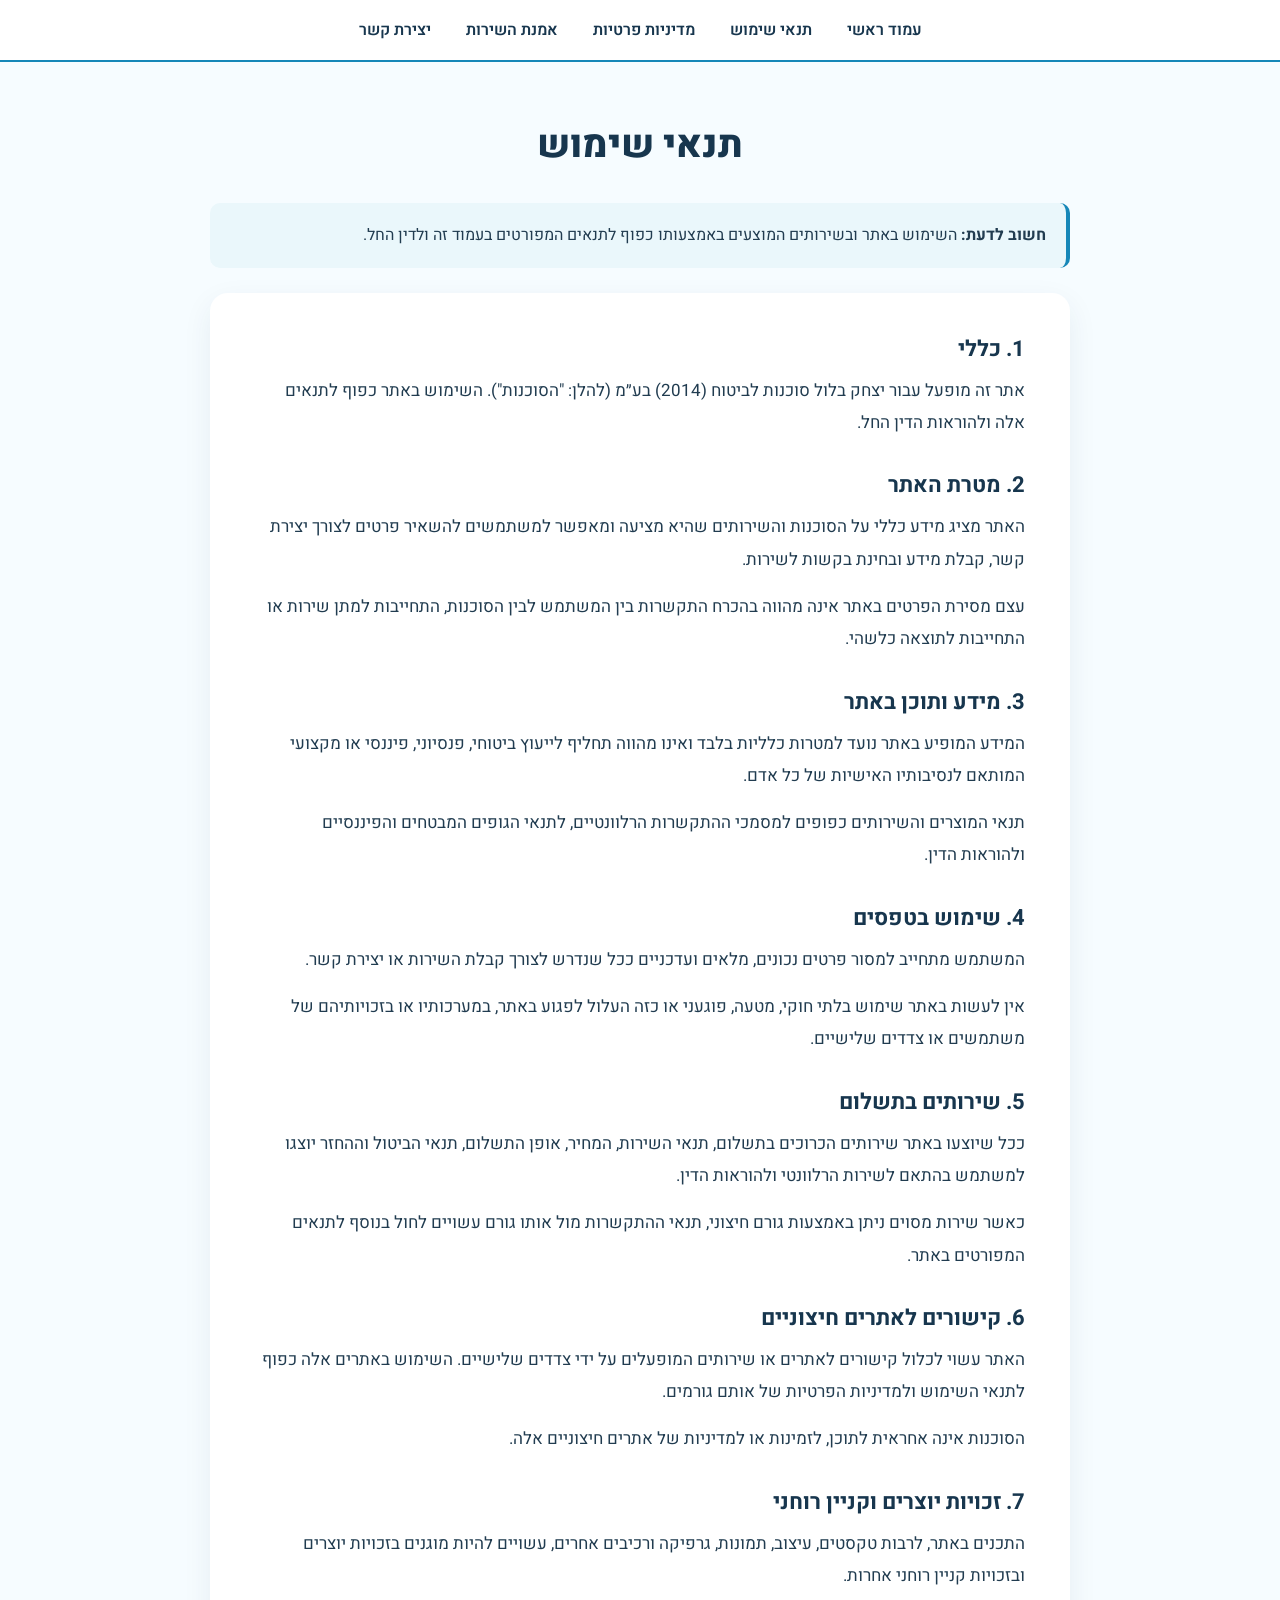
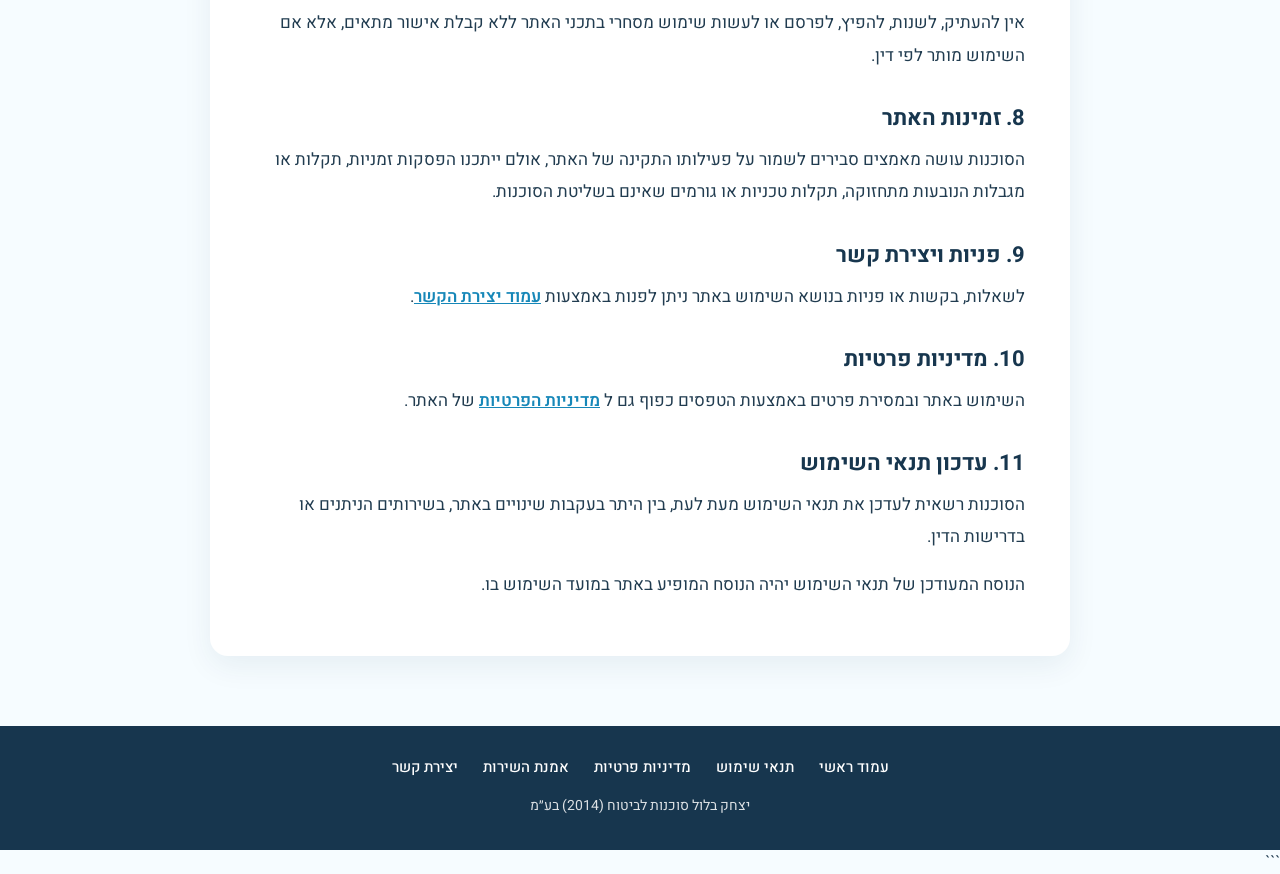
<file: terms.html>
<!doctype html>

<html lang="he" dir="rtl">

<head>

<meta charset="utf-8">

<meta name="viewport" content="width=device-width, initial-scale=1">

<title>תנאי שימוש | יצחק בלול סוכנות לביטוח</title>

<link rel="preconnect" href="https://fonts.googleapis.com">

<link rel="preconnect"
      href="https://fonts.gstatic.com"
      crossorigin>

<link href="https://fonts.googleapis.com/css2?family=Heebo:wght@400;500;600;700;800&display=swap"
      rel="stylesheet">


<style>

* {
    box-sizing: border-box;
}

body {
    margin: 0;
    font-family: Heebo, Arial, sans-serif;
    color: #213c50;
    background: #f6fcff;
}


/* =========================
   HEADER
========================= */

header {
    background: white;
    padding: 18px 8%;
    border-bottom: 2px solid #1687b8;
}

nav {
    max-width: 1100px;
    margin: auto;
    display: flex;
    align-items: center;
    justify-content: center;
    gap: 35px;
    flex-wrap: wrap;
}

nav a {
    color: #17364e;
    text-decoration: none;
    font-size: 16px;
    font-weight: 600;
    transition: color 0.2s ease;
}

nav a:hover {
    color: #1687b8;
}


/* =========================
   MAIN
========================= */

main {
    max-width: 900px;
    margin: 55px auto;
    padding: 0 20px;
}

h1 {
    color: #17364e;
    font-size: 38px;
    font-weight: 800;
    margin: 0 0 30px;
    text-align: center;
}

.panel {
    background: white;
    border-radius: 18px;
    padding: 40px 45px;
    box-shadow: 0 10px 30px #143c5812;
}

h2 {
    color: #17364e;
    font-size: 22px;
    font-weight: 700;
    margin: 30px 0 10px;
}

h2:first-child {
    margin-top: 0;
}

p {
    font-size: 17px;
    line-height: 1.9;
    margin: 0 0 15px;
}

a {
    color: #1687b8;
    font-weight: 600;
}

a:hover {
    color: #0e6e9a;
}


/* =========================
   NOTICE
========================= */

.notice {
    background: #eaf7fb;
    border-right: 4px solid #1687b8;
    border-radius: 10px;
    padding: 18px 20px;
    margin-bottom: 25px;
    font-size: 16px;
    line-height: 1.8;
}


/* =========================
   FOOTER
========================= */

footer {
    background: #17364e;
    color: white;
    text-align: center;
    padding: 30px 20px;
    margin-top: 70px;
}

footer div {
    display: flex;
    justify-content: center;
    align-items: center;
    gap: 25px;
    flex-wrap: wrap;
    margin-bottom: 15px;
}

footer a {
    color: white;
    text-decoration: none;
    font-size: 15px;
    font-weight: 500;
}

footer a:hover {
    color: #9ddcf0;
}

footer p {
    margin: 0;
    font-size: 14px;
    opacity: 0.85;
}


/* =========================
   MOBILE
========================= */

@media (max-width: 600px) {

    header {
        padding: 15px 20px;
    }

    nav {
        gap: 15px 22px;
    }

    nav a {
        font-size: 14px;
    }

    main {
        margin: 30px auto;
        padding: 0 15px;
    }

    h1 {
        font-size: 30px;
        margin-bottom: 22px;
    }

    .panel {
        padding: 25px 20px;
        border-radius: 14px;
    }

    h2 {
        font-size: 20px;
        margin-top: 25px;
    }

    p {
        font-size: 16px;
        line-height: 1.85;
    }

    .notice {
        font-size: 15px;
        padding: 15px;
    }

    footer {
        margin-top: 45px;
    }

}

</style>

</head>


<body>


<header>

    <nav>

        <a href="index.html">עמוד ראשי</a>

        <a href="terms.html">תנאי שימוש</a>

        <a href="privacy.html">מדיניות פרטיות</a>

        <a href="service.html">אמנת השירות</a>

        <a href="contact.html">יצירת קשר</a>

    </nav>

</header>


<main>

    <h1>תנאי שימוש</h1>


    <div class="notice">

        <strong>חשוב לדעת:</strong>

        השימוש באתר ובשירותים המוצעים באמצעותו
        כפוף לתנאים המפורטים בעמוד זה ולדין החל.

    </div>


    <div class="panel">


        <h2>1. כללי</h2>

        <p>
            אתר זה מופעל עבור יצחק בלול סוכנות לביטוח (2014) בע״מ
            (להלן: "הסוכנות").
            השימוש באתר כפוף לתנאים אלה ולהוראות הדין החל.
        </p>


        <h2>2. מטרת האתר</h2>

        <p>
            האתר מציג מידע כללי על הסוכנות והשירותים שהיא מציעה
            ומאפשר למשתמשים להשאיר פרטים לצורך יצירת קשר,
            קבלת מידע ובחינת בקשות לשירות.
        </p>

        <p>
            עצם מסירת הפרטים באתר אינה מהווה בהכרח התקשרות
            בין המשתמש לבין הסוכנות, התחייבות למתן שירות
            או התחייבות לתוצאה כלשהי.
        </p>


        <h2>3. מידע ותוכן באתר</h2>

        <p>
            המידע המופיע באתר נועד למטרות כלליות בלבד
            ואינו מהווה תחליף לייעוץ ביטוחי, פנסיוני,
            פיננסי או מקצועי המותאם לנסיבותיו האישיות
            של כל אדם.
        </p>

        <p>
            תנאי המוצרים והשירותים כפופים למסמכי ההתקשרות
            הרלוונטיים, לתנאי הגופים המבטחים והפיננסיים
            ולהוראות הדין.
        </p>


        <h2>4. שימוש בטפסים</h2>

        <p>
            המשתמש מתחייב למסור פרטים נכונים, מלאים ועדכניים
            ככל שנדרש לצורך קבלת השירות או יצירת קשר.
        </p>

        <p>
            אין לעשות באתר שימוש בלתי חוקי, מטעה,
            פוגעני או כזה העלול לפגוע באתר, במערכותיו
            או בזכויותיהם של משתמשים או צדדים שלישיים.
        </p>


        <h2>5. שירותים בתשלום</h2>

        <p>
            ככל שיוצעו באתר שירותים הכרוכים בתשלום,
            תנאי השירות, המחיר, אופן התשלום,
            תנאי הביטול וההחזר יוצגו למשתמש בהתאם
            לשירות הרלוונטי ולהוראות הדין.
        </p>

        <p>
            כאשר שירות מסוים ניתן באמצעות גורם חיצוני,
            תנאי ההתקשרות מול אותו גורם עשויים לחול
            בנוסף לתנאים המפורטים באתר.
        </p>


        <h2>6. קישורים לאתרים חיצוניים</h2>

        <p>
            האתר עשוי לכלול קישורים לאתרים או שירותים
            המופעלים על ידי צדדים שלישיים.
            השימוש באתרים אלה כפוף לתנאי השימוש
            ולמדיניות הפרטיות של אותם גורמים.
        </p>

        <p>
            הסוכנות אינה אחראית לתוכן, לזמינות או
            למדיניות של אתרים חיצוניים אלה.
        </p>


        <h2>7. זכויות יוצרים וקניין רוחני</h2>

        <p>
            התכנים באתר, לרבות טקסטים, עיצוב, תמונות,
            גרפיקה ורכיבים אחרים, עשויים להיות מוגנים
            בזכויות יוצרים ובזכויות קניין רוחני אחרות.
        </p>

        <p>
            אין להעתיק, לשנות, להפיץ, לפרסם או לעשות
            שימוש מסחרי בתכני האתר ללא קבלת אישור מתאים,
            אלא אם השימוש מותר לפי דין.
        </p>


        <h2>8. זמינות האתר</h2>

        <p>
            הסוכנות עושה מאמצים סבירים לשמור על פעילותו
            התקינה של האתר, אולם ייתכנו הפסקות זמניות,
            תקלות או מגבלות הנובעות מתחזוקה,
            תקלות טכניות או גורמים שאינם בשליטת הסוכנות.
        </p>


        <h2>9. פניות ויצירת קשר</h2>

        <p>
            לשאלות, בקשות או פניות בנושא השימוש באתר
            ניתן לפנות באמצעות
            <a href="contact.html">עמוד יצירת הקשר</a>.
        </p>


        <h2>10. מדיניות פרטיות</h2>

        <p>
            השימוש באתר ובמסירת פרטים באמצעות הטפסים
            כפוף גם ל
            <a href="privacy.html">מדיניות הפרטיות</a>
            של האתר.
        </p>


        <h2>11. עדכון תנאי השימוש</h2>

        <p>
            הסוכנות רשאית לעדכן את תנאי השימוש מעת לעת,
            בין היתר בעקבות שינויים באתר, בשירותים הניתנים
            או בדרישות הדין.
        </p>

        <p>
            הנוסח המעודכן של תנאי השימוש יהיה הנוסח
            המופיע באתר במועד השימוש בו.
        </p>


    </div>

</main>


<footer>

    <div>

        <a href="index.html">עמוד ראשי</a>

        <a href="terms.html">תנאי שימוש</a>

        <a href="privacy.html">מדיניות פרטיות</a>

        <a href="service.html">אמנת השירות</a>

        <a href="contact.html">יצירת קשר</a>

    </div>

    <p>
        יצחק בלול סוכנות לביטוח (2014) בע״מ
    </p>

</footer>


</body>

</html>
```
</file>
<file: pages.css>
/* עיצוב אחיד לדפי המידע — יצחק בלול */
@import url('https://fonts.googleapis.com/css2?family=Heebo:wght@400;500;600;700;800&display=swap');
:root{--navy:#17364e;--blue:#1687b8;--cyan:#31b4d1;--pale:#eaf7fb;--text:#213c50;--border:#d7e6ec;--white:#fff}
*{box-sizing:border-box}html{scroll-behavior:smooth}body{margin:0;direction:rtl;font-family:Heebo,Arial,sans-serif;color:var(--text);background:#f6fcff;line-height:1.75}a{color:var(--blue)}button,input,textarea{font:inherit}.shell,.header-container,.page-container{width:min(1120px,calc(100% - 48px));margin-inline:auto}
/* כותרת עליונה */
.site-header{background:#fff;border-bottom:3px solid var(--blue);box-shadow:0 3px 15px #17364e0b}.header-container{min-height:65px;display:flex;justify-content:space-between;align-items:center;gap:16px}.header-title{color:var(--navy);font-weight:800;font-size:22px;text-decoration:none}.header-actions{display:flex;gap:12px;align-items:center;flex-wrap:wrap}.header-button,.pension-button{display:inline-flex;align-items:center;justify-content:center;text-decoration:none;border-radius:7px;font-size:14px;font-weight:700;padding:8px 16px;transition:.2s}.header-button{background:var(--blue);color:#fff}.header-button:hover,.primary-button:hover{background:#0e6e9a}.pension-button{background:white;color:var(--blue);border:1px solid var(--blue)}.pension-button:hover{background:var(--pale)}
/* כותרת עמוד */
.page-hero{background:linear-gradient(110deg,#d9efff 0%,#f6fcff 40%,#e6f6ff 100%);padding:34px 0 38px;overflow:hidden}.page-hero-inner{width:min(1050px,calc(100% - 48px));margin:auto;display:flex;justify-content:space-between;align-items:center;gap:24px}.page-hero h1{font-size:clamp(30px,4vw,43px);line-height:1.25;color:var(--navy);font-weight:800;margin:0 0 4px}.page-hero p{font-size:17px;margin:0}.hero-icon{width:82px;height:82px;display:grid;place-items:center;color:#65add0;font-size:56px;flex-shrink:0}
/* תוכן */
.page-container{max-width:1050px;padding-block:16px 64px;min-height:55vh}.breadcrumbs{display:flex;gap:10px;align-items:center;justify-content:flex-start;font-size:13px;margin:0 0 15px}.breadcrumbs a{text-decoration:none;color:var(--navy)}.breadcrumbs a:hover{text-decoration:underline}.content-card,.info-box,.contact-card,.form-card{background:#fff;border:1px solid #e0edf5;border-radius:14px;padding:30px;box-shadow:0 8px 25px #17364e0b;margin-bottom:20px}.content-card h2,.info-box h2,.contact-card h2,.form-card h2{color:var(--navy);font-size:23px;margin:0 0 12px}.content-card h3{color:var(--navy);font-size:19px}.content-card p,.content-card li,.info-box p,.info-box li{font-size:16px;line-height:1.9}.content-card section+section{border-top:1px solid var(--border);padding-top:22px;margin-top:22px}.numbered-section{display:flex;align-items:flex-start;gap:15px}.section-number{flex:0 0 32px;width:32px;height:32px;border-radius:50%;background:var(--blue);color:#fff;display:grid;place-items:center;font-weight:700}.section-body{flex:1;min-width:0}.section-body h2{margin:0 0 8px}.section-body p{margin:0}.service-row{display:flex;gap:18px;align-items:flex-start;padding:18px 0}.service-row+.service-row{border-top:1px solid var(--border)}.service-icon{background:#e5f4ff;color:var(--blue);width:58px;height:58px;border-radius:50%;display:grid;place-items:center;font-size:27px;flex-shrink:0}.service-row h2{margin:0 0 4px}.service-row p{margin:0}
/* יצירת קשר */
.contact-grid{display:grid;grid-template-columns:1fr 1fr;gap:22px}.contact-grid .contact-card,.contact-grid .form-card{margin:0}.contact-detail{display:flex;gap:13px;margin:17px 0;align-items:flex-start}.contact-detail .contact-icon{font-size:23px;color:var(--blue);width:30px;flex-shrink:0}.contact-detail strong{display:block;color:var(--navy)}.contact-detail a{overflow-wrap:anywhere}.form-field{display:flex;flex-direction:column;gap:5px;margin:0 0 12px}.form-field label{font-size:14px;font-weight:600}.form-field input,.form-field textarea{border:1px solid var(--border);border-radius:6px;padding:10px 12px;width:100%;background:#fff;direction:rtl}.form-field input:focus,.form-field textarea:focus{outline:2px solid #1687b850;border-color:var(--blue)}.primary-button{border:0;border-radius:7px;background:var(--blue);color:#fff;font-weight:700;padding:11px 25px;cursor:pointer;text-decoration:none;display:inline-block}.form-disclaimer{font-size:12px;color:#687d88}
/* תחתית האתר */
.site-footer{background:var(--navy);color:white;padding:22px 24px;text-align:initial}.footer-inner{max-width:1120px;margin:auto}.footer-links{display:flex;gap:22px;justify-content:flex-start;flex-wrap:wrap}.footer-links a{color:white;text-decoration:none;font-size:13px}.footer-links a:hover{color:var(--cyan);text-decoration:underline}.footer-credit{font-size:12px;text-align:center;margin-top:15px;color:#c9dbe5}
@media(max-width:700px){.header-container{padding-block:12px;flex-wrap:wrap}.header-title{font-size:19px}.header-actions{gap:8px}.header-button,.pension-button{font-size:12px;padding:7px 11px}.page-hero{padding:25px 0}.page-hero-inner{gap:10px}.page-hero h1{font-size:30px}.page-hero p{font-size:15px}.hero-icon{font-size:40px;width:48px}.page-container{padding-bottom:35px}.content-card,.info-box,.contact-card,.form-card{padding:20px}.contact-grid{grid-template-columns:1fr}.footer-links{gap:12px 18px}}
</file>
